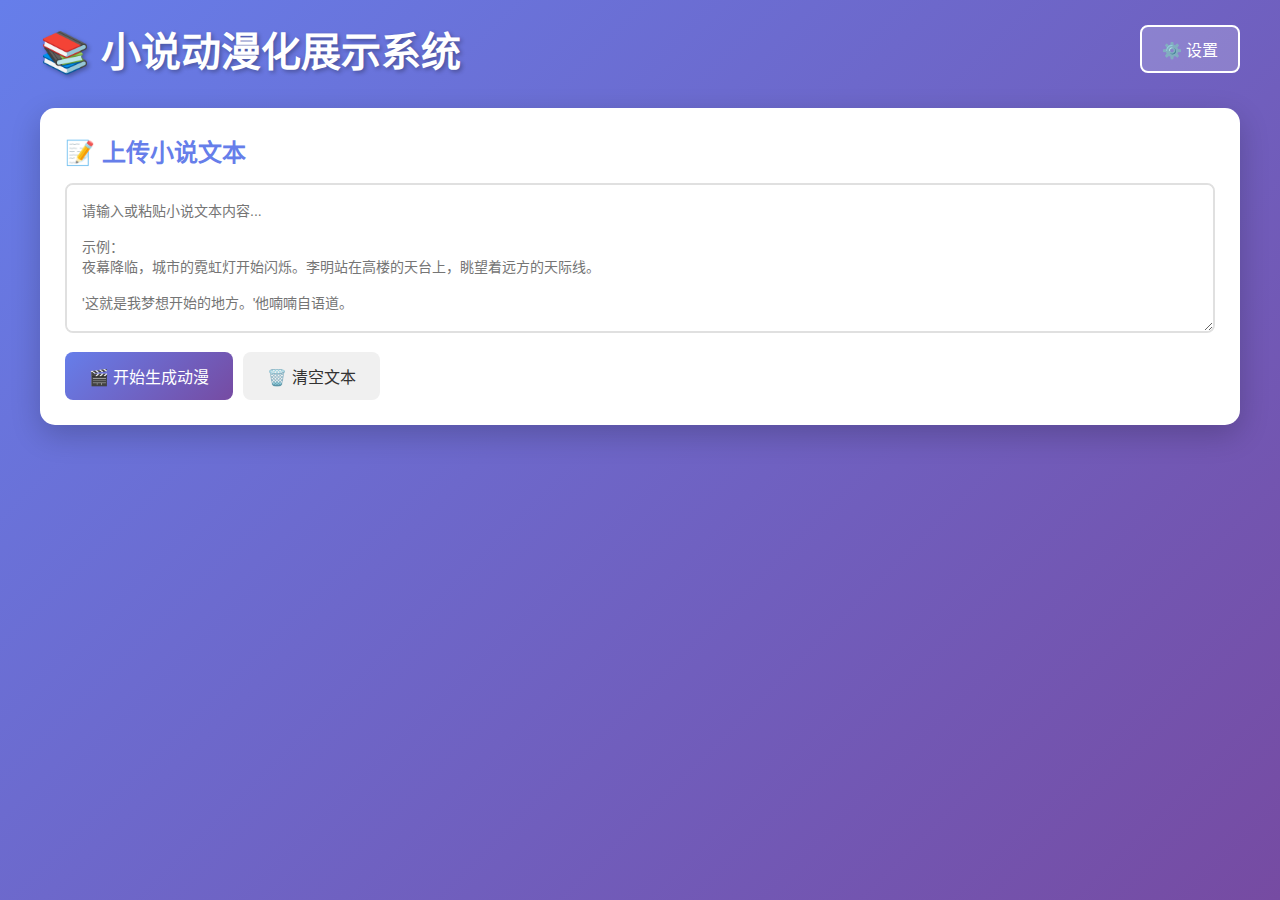
<file: novel-anime.html>
<!DOCTYPE html>
<html lang="zh-CN">
<head>
    <meta charset="UTF-8">
    <meta name="viewport" content="width=device-width, initial-scale=1.0">
    <title>小说动漫化展示系统</title>
    <style>
        * {
            margin: 0;
            padding: 0;
            box-sizing: border-box;
        }

        body {
            font-family: -apple-system, BlinkMacSystemFont, "Segoe UI", Roboto, "Helvetica Neue", Arial, sans-serif;
            background: linear-gradient(135deg, #667eea 0%, #764ba2 100%);
            min-height: 100vh;
            padding: 20px;
        }

        .container {
            max-width: 1200px;
            margin: 0 auto;
        }

        h1 {
            text-align: center;
            color: white;
            margin-bottom: 30px;
            font-size: 2.5em;
            text-shadow: 2px 2px 4px rgba(0,0,0,0.3);
        }

        .header-container {
            display: flex;
            justify-content: space-between;
            align-items: center;
            margin-bottom: 30px;
        }

        .settings-btn {
            background: rgba(255, 255, 255, 0.2);
            color: white;
            border: 2px solid white;
            padding: 10px 20px;
            border-radius: 8px;
            text-decoration: none;
            font-size: 16px;
            font-weight: 500;
            transition: all 0.3s;
            display: inline-flex;
            align-items: center;
            gap: 8px;
        }

        .settings-btn:hover {
            background: rgba(255, 255, 255, 0.3);
            transform: translateY(-2px);
            box-shadow: 0 5px 15px rgba(0,0,0,0.2);
        }

        .section {
            background: white;
            border-radius: 15px;
            padding: 25px;
            margin-bottom: 20px;
            box-shadow: 0 10px 30px rgba(0,0,0,0.2);
        }

        .section h2 {
            color: #667eea;
            margin-bottom: 15px;
            font-size: 1.5em;
        }

        textarea {
            width: 100%;
            min-height: 150px;
            padding: 15px;
            border: 2px solid #e0e0e0;
            border-radius: 8px;
            font-size: 14px;
            resize: vertical;
            font-family: inherit;
        }

        textarea:focus {
            outline: none;
            border-color: #667eea;
        }

        .button-group {
            display: flex;
            gap: 10px;
            margin-top: 15px;
            flex-wrap: wrap;
        }

        button {
            padding: 12px 24px;
            border: none;
            border-radius: 8px;
            font-size: 16px;
            cursor: pointer;
            transition: all 0.3s;
            font-weight: 500;
        }

        button:hover {
            transform: translateY(-2px);
            box-shadow: 0 5px 15px rgba(0,0,0,0.2);
        }

        .btn-primary {
            background: linear-gradient(135deg, #667eea 0%, #764ba2 100%);
            color: white;
        }

        .btn-secondary {
            background: #f0f0f0;
            color: #333;
        }

        .btn-danger {
            background: #e74c3c;
            color: white;
        }

        button:disabled {
            opacity: 0.5;
            cursor: not-allowed;
        }

        .progress-container {
            display: none;
            margin-top: 15px;
        }

        .progress-bar {
            width: 100%;
            height: 30px;
            background: #f0f0f0;
            border-radius: 15px;
            overflow: hidden;
            position: relative;
        }

        .progress-fill {
            height: 100%;
            background: linear-gradient(90deg, #667eea 0%, #764ba2 100%);
            transition: width 0.3s;
            display: flex;
            align-items: center;
            justify-content: center;
            color: white;
            font-weight: bold;
        }

        .progress-text {
            text-align: center;
            margin-top: 10px;
            color: #666;
        }

        .player-container {
            display: none;
        }

        .frame-display {
            background: #f9f9f9;
            border-radius: 12px;
            overflow: hidden;
            margin-bottom: 20px;
        }

        .frame-image {
            width: 100%;
            height: 400px;
            object-fit: cover;
            background: linear-gradient(135deg, #e0e0e0 0%, #f0f0f0 100%);
            display: flex;
            align-items: center;
            justify-content: center;
            color: #999;
            font-size: 18px;
        }

        .frame-image img {
            width: 100%;
            height: 100%;
            object-fit: cover;
        }

        .frame-text {
            padding: 20px;
            font-size: 16px;
            line-height: 1.8;
            color: #333;
            background: white;
        }

        .controls {
            display: flex;
            justify-content: center;
            align-items: center;
            gap: 15px;
            flex-wrap: wrap;
        }

        .frame-counter {
            font-size: 18px;
            color: #667eea;
            font-weight: bold;
        }

        .volume-control {
            display: flex;
            align-items: center;
            gap: 10px;
        }

        .volume-control input[type="range"] {
            width: 150px;
        }

        input[type="range"] {
            -webkit-appearance: none;
            appearance: none;
            height: 6px;
            border-radius: 3px;
            background: #e0e0e0;
            outline: none;
        }

        input[type="range"]::-webkit-slider-thumb {
            -webkit-appearance: none;
            appearance: none;
            width: 18px;
            height: 18px;
            border-radius: 50%;
            background: #667eea;
            cursor: pointer;
        }

        input[type="range"]::-moz-range-thumb {
            width: 18px;
            height: 18px;
            border-radius: 50%;
            background: #667eea;
            cursor: pointer;
            border: none;
        }

        .config-section {
            background: #fff9e6;
            border-left: 4px solid #ffc107;
            padding: 15px;
            margin-bottom: 15px;
            border-radius: 8px;
        }

        .config-section h3 {
            color: #f57c00;
            margin-bottom: 10px;
            font-size: 1.1em;
        }

        .config-section p {
            color: #666;
            line-height: 1.6;
            margin-bottom: 8px;
        }

        .config-section code {
            background: #f5f5f5;
            padding: 2px 6px;
            border-radius: 3px;
            font-family: 'Courier New', monospace;
            color: #d63384;
        }

        .frame-card {
            animation: fadeIn 0.5s ease-in;
        }

        @keyframes fadeIn {
            from {
                opacity: 0;
                transform: translateY(20px);
            }
            to {
                opacity: 1;
                transform: translateY(0);
            }
        }

        .loading-spinner {
            display: inline-block;
            width: 20px;
            height: 20px;
            border: 3px solid rgba(255,255,255,.3);
            border-radius: 50%;
            border-top-color: white;
            animation: spin 1s ease-in-out infinite;
        }

        @keyframes spin {
            to { transform: rotate(360deg); }
        }

        .api-input {
            width: 100%;
            padding: 10px;
            margin: 8px 0;
            border: 2px solid #e0e0e0;
            border-radius: 6px;
            font-size: 14px;
        }

        .api-input:focus {
            outline: none;
            border-color: #667eea;
        }

        @media (max-width: 768px) {
            .header-container {
                flex-direction: column;
                gap: 15px;
                text-align: center;
            }

            .settings-btn {
                width: 100%;
                justify-content: center;
            }
            h1 {
                font-size: 1.8em;
            }

            .section {
                padding: 15px;
            }

            .frame-image {
                height: 300px;
            }

            .controls {
                flex-direction: column;
            }
        }
    </style>
</head>
<body>
    <div class="container">
        <div class="header-container">
            <h1 style="margin-bottom: 0;">📚 小说动漫化展示系统</h1>
            <a href="settings.html" class="settings-btn">⚙️ 设置</a>
        </div>

        <div class="section">
            <h2>📝 上传小说文本</h2>
            <textarea id="novelText" placeholder="请输入或粘贴小说文本内容...&#x0a;&#x0a;示例：&#x0a;夜幕降临，城市的霓虹灯开始闪烁。李明站在高楼的天台上，眺望着远方的天际线。&#x0a;&#x0a;'这就是我梦想开始的地方。'他喃喃自语道。&#x0a;&#x0a;突然，一阵刺耳的警报声打破了宁静。李明转身，看到远处升起一股浓烟..."></textarea>
            <div class="button-group">
                <button class="btn-primary" onclick="startGeneration()">
                    🎬 开始生成动漫
                </button>
                <button class="btn-secondary" onclick="clearNovel()">
                    🗑️ 清空文本
                </button>
            </div>

            <div class="progress-container" id="progressContainer">
                <div class="progress-bar">
                    <div class="progress-fill" id="progressFill">0%</div>
                </div>
                <div class="progress-text" id="progressText">准备中...</div>
            </div>
        </div>

        <div class="section player-container" id="playerContainer">
            <h2>🎥 动漫播放区</h2>
            
            <div class="frame-display" id="frameDisplay">
                <div class="frame-image" id="frameImage">
                    <span>等待加载...</span>
                </div>
                <div class="frame-text" id="frameText">
                    暂无内容
                </div>
            </div>

            <div class="controls">
                <button class="btn-secondary" onclick="previousFrame()">⏮️ 上一帧</button>
                <button class="btn-primary" id="playBtn" onclick="togglePlay()">▶️ 播放</button>
                <button class="btn-secondary" onclick="nextFrame()">⏭️ 下一帧</button>
                <button class="btn-danger" onclick="stopPlayback()">⏹️ 停止</button>
                
                <div class="frame-counter" id="frameCounter">1 / 1</div>
                
                <div class="volume-control">
                    <span>🔊</span>
                    <input type="range" id="volumeSlider" min="0" max="100" value="80" onchange="updateVolume()">
                    <span id="volumeText">80%</span>
                </div>
            </div>
        </div>
    </div>

    <script>
        let frames = [];
        let currentFrameIndex = 0;
        let isPlaying = false;
        let playInterval = null;
        let currentAudio = null;
        let volume = 0.8;

        function clearNovel() {
            document.getElementById('novelText').value = '';
        }

        function loadApiSettings() {
            const settingsJson = localStorage.getItem('novelAnimeSettings');
            if (settingsJson) {
                try {
                    return JSON.parse(settingsJson);
                } catch (e) {
                    console.error('Failed to load settings:', e);
                    return {};
                }
            }
            return {};
        }

        async function startGeneration() {
            const novelText = document.getElementById('novelText').value.trim();
            
            if (!novelText) {
                alert('请先输入小说文本！');
                return;
            }

            const settings = loadApiSettings();
            const imageApiKey = settings.imageApiKey || '';
            const ttsApiKey = settings.ttsApiKey || '';

            const progressContainer = document.getElementById('progressContainer');
            const progressFill = document.getElementById('progressFill');
            const progressText = document.getElementById('progressText');
            
            progressContainer.style.display = 'block';
            progressFill.style.width = '0%';
            progressFill.textContent = '0%';

            const scenes = segmentNovel(novelText);
            frames = [];

            for (let i = 0; i < scenes.length; i++) {
                const progress = Math.round(((i + 1) / scenes.length) * 100);
                progressFill.style.width = progress + '%';
                progressFill.textContent = progress + '%';
                progressText.textContent = `正在生成第 ${i + 1} / ${scenes.length} 帧...`;

                const frame = await generateFrame(scenes[i], i, imageApiKey, ttsApiKey);
                frames.push(frame);

                await new Promise(resolve => setTimeout(resolve, 500));
            }

            progressText.textContent = '生成完成！';
            
            setTimeout(() => {
                progressContainer.style.display = 'none';
                document.getElementById('playerContainer').style.display = 'block';
                currentFrameIndex = 0;
                displayFrame(0);
            }, 1000);
        }

        function segmentNovel(text) {
            const paragraphs = text.split(/\n\n+/).filter(p => p.trim());
            
            const scenes = [];
            let currentScene = '';
            
            for (const para of paragraphs) {
                currentScene += para + '\n\n';
                
                if (currentScene.length > 100 || para.includes('。') || para.includes('！') || para.includes('？')) {
                    if (currentScene.trim()) {
                        scenes.push(currentScene.trim());
                        currentScene = '';
                    }
                }
            }
            
            if (currentScene.trim()) {
                scenes.push(currentScene.trim());
            }
            
            return scenes.length > 0 ? scenes : [text];
        }

        async function generateFrame(sceneText, index, imageApiKey, ttsApiKey) {
            const frame = {
                text: sceneText,
                image: null,
                audio: null
            };

            if (imageApiKey) {
                frame.image = await generateImage(sceneText, imageApiKey);
            } else {
                frame.image = generatePlaceholderImage(index);
            }

            if (ttsApiKey) {
                frame.audio = await generateTTS(sceneText, ttsApiKey);
            }

            return frame;
        }

        async function generateImage(prompt, apiKey) {
            return new Promise((resolve) => {
                setTimeout(() => {
                    resolve(null);
                }, 100);
            });
        }

        function generatePlaceholderImage(index) {
            const colors = ['#FF6B6B', '#4ECDC4', '#45B7D1', '#FFA07A', '#98D8C8', '#F7DC6F'];
            const color = colors[index % colors.length];
            
            const canvas = document.createElement('canvas');
            canvas.width = 800;
            canvas.height = 600;
            const ctx = canvas.getContext('2d');
            
            const gradient = ctx.createLinearGradient(0, 0, 800, 600);
            gradient.addColorStop(0, color);
            gradient.addColorStop(1, adjustColor(color, -30));
            ctx.fillStyle = gradient;
            ctx.fillRect(0, 0, 800, 600);
            
            ctx.fillStyle = 'white';
            ctx.font = 'bold 48px Arial';
            ctx.textAlign = 'center';
            ctx.textBaseline = 'middle';
            ctx.fillText(`场景 ${index + 1}`, 400, 250);
            
            ctx.font = '24px Arial';
            ctx.fillText('🎨 动漫风格插图', 400, 320);
            ctx.fillText('(配置 API Key 后自动生成)', 400, 360);
            
            return canvas.toDataURL();
        }

        function adjustColor(color, amount) {
            const num = parseInt(color.replace('#', ''), 16);
            const r = Math.max(0, Math.min(255, (num >> 16) + amount));
            const g = Math.max(0, Math.min(255, ((num >> 8) & 0x00FF) + amount));
            const b = Math.max(0, Math.min(255, (num & 0x0000FF) + amount));
            return '#' + ((r << 16) | (g << 8) | b).toString(16).padStart(6, '0');
        }

        async function generateTTS(text, apiKey) {
            return null;
        }

        function displayFrame(index) {
            if (index < 0 || index >= frames.length) return;

            currentFrameIndex = index;
            const frame = frames[index];

            const frameImage = document.getElementById('frameImage');
            const frameText = document.getElementById('frameText');
            const frameCounter = document.getElementById('frameCounter');

            if (frame.image) {
                frameImage.innerHTML = `<img src="${frame.image}" alt="场景 ${index + 1}">`;
            } else {
                frameImage.innerHTML = '<span>图片生成中...</span>';
            }

            frameText.textContent = frame.text;
            frameCounter.textContent = `${index + 1} / ${frames.length}`;

            if (frame.audio && isPlaying) {
                playAudio(frame.audio);
            }
        }

        function previousFrame() {
            if (currentFrameIndex > 0) {
                stopAudio();
                displayFrame(currentFrameIndex - 1);
            }
        }

        function nextFrame() {
            if (currentFrameIndex < frames.length - 1) {
                stopAudio();
                displayFrame(currentFrameIndex + 1);
            }
        }

        function togglePlay() {
            isPlaying = !isPlaying;
            const playBtn = document.getElementById('playBtn');

            if (isPlaying) {
                playBtn.textContent = '⏸️ 暂停';
                playBtn.classList.remove('btn-primary');
                playBtn.classList.add('btn-secondary');
                startAutoPlay();
            } else {
                playBtn.textContent = '▶️ 播放';
                playBtn.classList.remove('btn-secondary');
                playBtn.classList.add('btn-primary');
                stopAutoPlay();
            }
        }

        function startAutoPlay() {
            const frame = frames[currentFrameIndex];
            
            if (frame.audio) {
                playAudio(frame.audio);
            } else {
                const estimatedDuration = Math.max(3000, frame.text.length * 100);
                playInterval = setTimeout(() => {
                    if (currentFrameIndex < frames.length - 1) {
                        nextFrame();
                        if (isPlaying) {
                            startAutoPlay();
                        }
                    } else {
                        stopPlayback();
                    }
                }, estimatedDuration);
            }
        }

        function stopAutoPlay() {
            if (playInterval) {
                clearTimeout(playInterval);
                playInterval = null;
            }
            stopAudio();
        }

        function stopPlayback() {
            isPlaying = false;
            const playBtn = document.getElementById('playBtn');
            playBtn.textContent = '▶️ 播放';
            playBtn.classList.remove('btn-secondary');
            playBtn.classList.add('btn-primary');
            stopAutoPlay();
            currentFrameIndex = 0;
            displayFrame(0);
        }

        function playAudio(audioUrl) {
            stopAudio();
            currentAudio = new Audio(audioUrl);
            currentAudio.volume = volume;
            currentAudio.play();
            
            currentAudio.onended = () => {
                if (isPlaying && currentFrameIndex < frames.length - 1) {
                    nextFrame();
                    startAutoPlay();
                } else if (currentFrameIndex >= frames.length - 1) {
                    stopPlayback();
                }
            };
        }

        function stopAudio() {
            if (currentAudio) {
                currentAudio.pause();
                currentAudio = null;
            }
        }

        function updateVolume() {
            const slider = document.getElementById('volumeSlider');
            const volumeText = document.getElementById('volumeText');
            volume = slider.value / 100;
            volumeText.textContent = slider.value + '%';
            
            if (currentAudio) {
                currentAudio.volume = volume;
            }
        }
    </script>
</body>
</html>
</file>
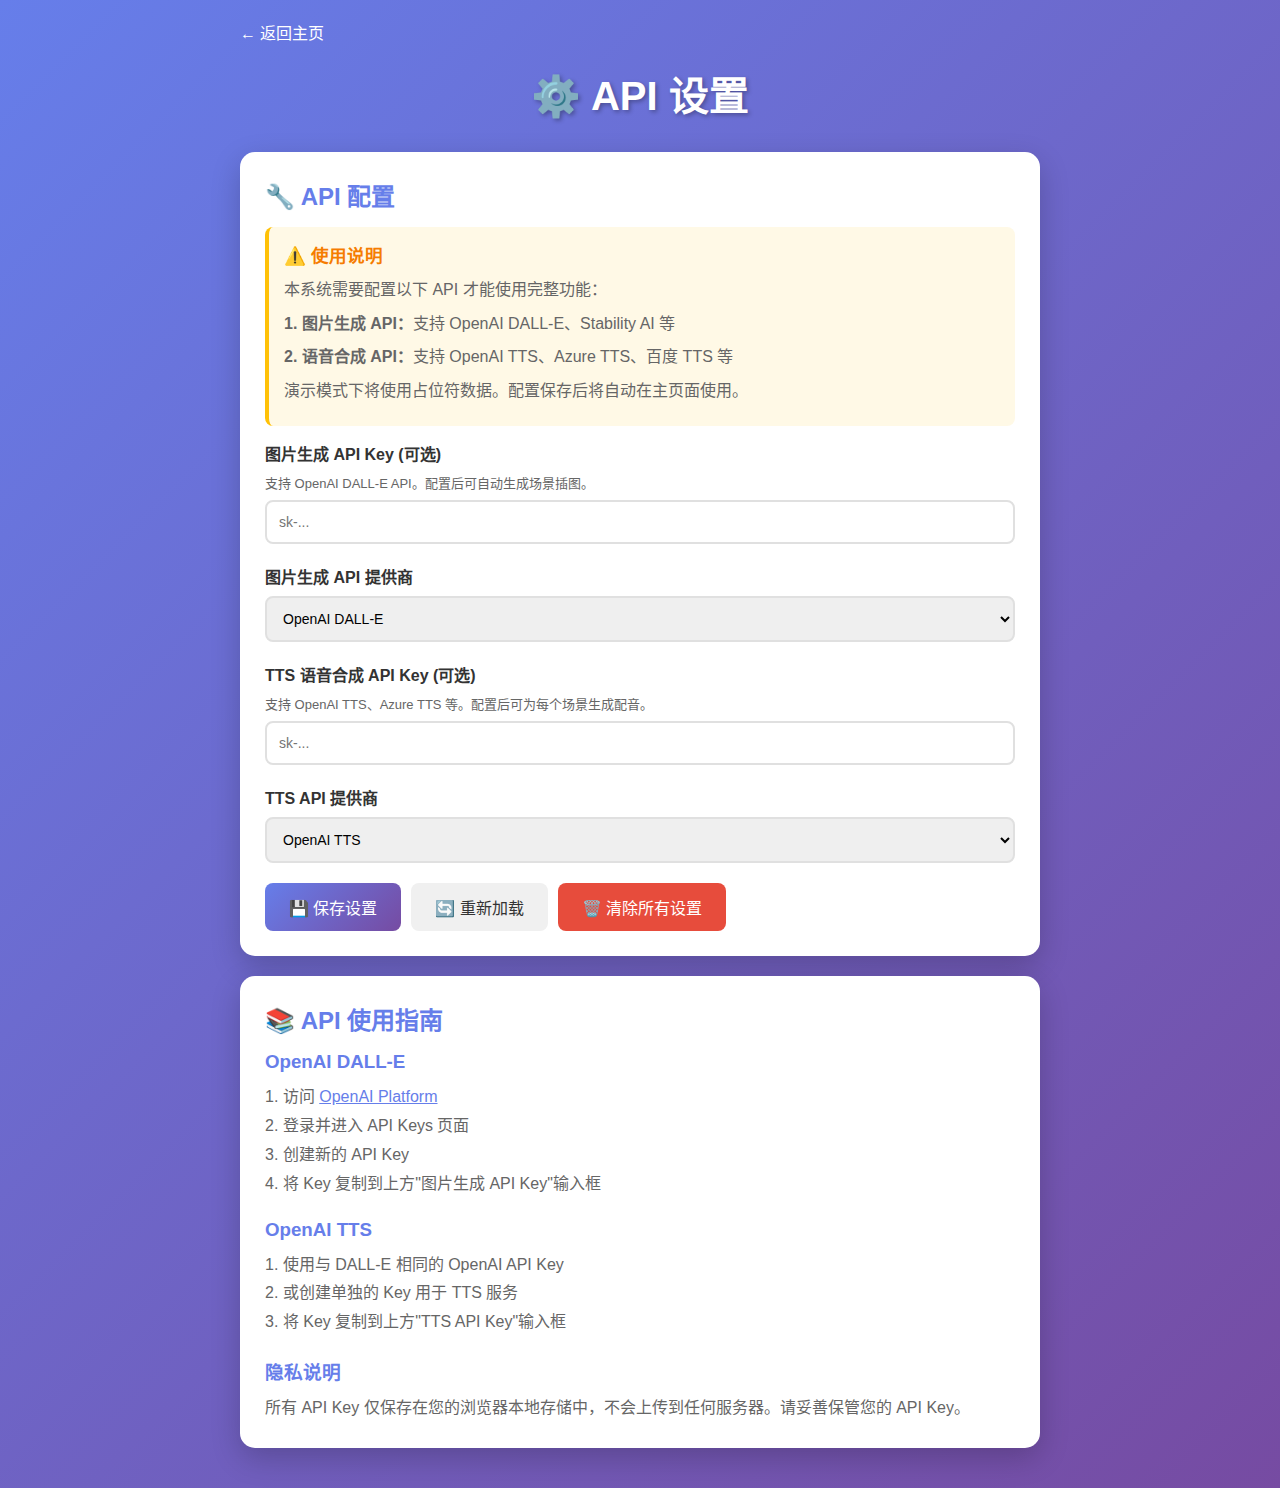
<file: settings.html>
<!DOCTYPE html>
<html lang="zh-CN">
<head>
    <meta charset="UTF-8">
    <meta name="viewport" content="width=device-width, initial-scale=1.0">
    <title>API 设置 - 小说动漫化展示系统</title>
    <style>
        * {
            margin: 0;
            padding: 0;
            box-sizing: border-box;
        }

        body {
            font-family: -apple-system, BlinkMacSystemFont, "Segoe UI", Roboto, "Helvetica Neue", Arial, sans-serif;
            background: linear-gradient(135deg, #667eea 0%, #764ba2 100%);
            min-height: 100vh;
            padding: 20px;
        }

        .container {
            max-width: 800px;
            margin: 0 auto;
        }

        h1 {
            text-align: center;
            color: white;
            margin-bottom: 30px;
            font-size: 2.5em;
            text-shadow: 2px 2px 4px rgba(0,0,0,0.3);
        }

        .section {
            background: white;
            border-radius: 15px;
            padding: 25px;
            margin-bottom: 20px;
            box-shadow: 0 10px 30px rgba(0,0,0,0.2);
        }

        .section h2 {
            color: #667eea;
            margin-bottom: 15px;
            font-size: 1.5em;
        }

        .config-section {
            background: #fff9e6;
            border-left: 4px solid #ffc107;
            padding: 15px;
            margin-bottom: 15px;
            border-radius: 8px;
        }

        .config-section h3 {
            color: #f57c00;
            margin-bottom: 10px;
            font-size: 1.1em;
        }

        .config-section p {
            color: #666;
            line-height: 1.6;
            margin-bottom: 8px;
        }

        .config-section code {
            background: #f5f5f5;
            padding: 2px 6px;
            border-radius: 3px;
            font-family: 'Courier New', monospace;
            color: #d63384;
        }

        .form-group {
            margin-bottom: 20px;
        }

        .form-group label {
            display: block;
            font-weight: 600;
            margin-bottom: 8px;
            color: #333;
        }

        .form-group .description {
            font-size: 13px;
            color: #666;
            margin-bottom: 8px;
        }

        .api-input {
            width: 100%;
            padding: 12px;
            border: 2px solid #e0e0e0;
            border-radius: 8px;
            font-size: 14px;
            transition: border-color 0.3s;
        }

        .api-input:focus {
            outline: none;
            border-color: #667eea;
        }

        .button-group {
            display: flex;
            gap: 10px;
            margin-top: 20px;
            flex-wrap: wrap;
        }

        button {
            padding: 12px 24px;
            border: none;
            border-radius: 8px;
            font-size: 16px;
            cursor: pointer;
            transition: all 0.3s;
            font-weight: 500;
        }

        button:hover {
            transform: translateY(-2px);
            box-shadow: 0 5px 15px rgba(0,0,0,0.2);
        }

        .btn-primary {
            background: linear-gradient(135deg, #667eea 0%, #764ba2 100%);
            color: white;
        }

        .btn-secondary {
            background: #f0f0f0;
            color: #333;
        }

        .btn-danger {
            background: #e74c3c;
            color: white;
        }

        .success-message {
            background: #d4edda;
            color: #155724;
            padding: 12px;
            border-radius: 8px;
            margin-top: 15px;
            display: none;
            border: 1px solid #c3e6cb;
        }

        .back-link {
            display: inline-block;
            color: white;
            text-decoration: none;
            margin-bottom: 20px;
            font-size: 16px;
            transition: opacity 0.3s;
        }

        .back-link:hover {
            opacity: 0.8;
        }

        @media (max-width: 768px) {
            h1 {
                font-size: 1.8em;
            }

            .section {
                padding: 15px;
            }

            .button-group {
                flex-direction: column;
            }

            button {
                width: 100%;
            }
        }
    </style>
</head>
<body>
    <div class="container">
        <a href="novel-anime.html" class="back-link">← 返回主页</a>
        
        <h1>⚙️ API 设置</h1>

        <div class="section">
            <h2>🔧 API 配置</h2>
            
            <div class="config-section">
                <h3>⚠️ 使用说明</h3>
                <p>本系统需要配置以下 API 才能使用完整功能：</p>
                <p><strong>1. 图片生成 API：</strong>支持 OpenAI DALL-E、Stability AI 等</p>
                <p><strong>2. 语音合成 API：</strong>支持 OpenAI TTS、Azure TTS、百度 TTS 等</p>
                <p>演示模式下将使用占位符数据。配置保存后将自动在主页面使用。</p>
            </div>

            <div class="form-group">
                <label for="imageApiKey">图片生成 API Key (可选)</label>
                <div class="description">
                    支持 OpenAI DALL-E API。配置后可自动生成场景插图。
                </div>
                <input type="text" class="api-input" id="imageApiKey" placeholder="sk-...">
            </div>

            <div class="form-group">
                <label for="imageApiProvider">图片生成 API 提供商</label>
                <select class="api-input" id="imageApiProvider">
                    <option value="openai">OpenAI DALL-E</option>
                    <option value="stability">Stability AI</option>
                    <option value="other">其他</option>
                </select>
            </div>

            <div class="form-group">
                <label for="ttsApiKey">TTS 语音合成 API Key (可选)</label>
                <div class="description">
                    支持 OpenAI TTS、Azure TTS 等。配置后可为每个场景生成配音。
                </div>
                <input type="text" class="api-input" id="ttsApiKey" placeholder="sk-...">
            </div>

            <div class="form-group">
                <label for="ttsApiProvider">TTS API 提供商</label>
                <select class="api-input" id="ttsApiProvider">
                    <option value="openai">OpenAI TTS</option>
                    <option value="azure">Azure TTS</option>
                    <option value="baidu">百度 TTS</option>
                    <option value="other">其他</option>
                </select>
            </div>

            <div class="button-group">
                <button class="btn-primary" onclick="saveSettings()">
                    💾 保存设置
                </button>
                <button class="btn-secondary" onclick="loadSettings()">
                    🔄 重新加载
                </button>
                <button class="btn-danger" onclick="clearSettings()">
                    🗑️ 清除所有设置
                </button>
            </div>

            <div class="success-message" id="successMessage">
                ✅ 设置已保存成功！
            </div>
        </div>

        <div class="section">
            <h2>📚 API 使用指南</h2>
            
            <h3 style="color: #667eea; margin-top: 15px; margin-bottom: 10px;">OpenAI DALL-E</h3>
            <p style="line-height: 1.8; color: #666;">
                1. 访问 <a href="https://platform.openai.com/" target="_blank" style="color: #667eea;">OpenAI Platform</a><br>
                2. 登录并进入 API Keys 页面<br>
                3. 创建新的 API Key<br>
                4. 将 Key 复制到上方"图片生成 API Key"输入框
            </p>

            <h3 style="color: #667eea; margin-top: 20px; margin-bottom: 10px;">OpenAI TTS</h3>
            <p style="line-height: 1.8; color: #666;">
                1. 使用与 DALL-E 相同的 OpenAI API Key<br>
                2. 或创建单独的 Key 用于 TTS 服务<br>
                3. 将 Key 复制到上方"TTS API Key"输入框
            </p>

            <h3 style="color: #667eea; margin-top: 20px; margin-bottom: 10px;">隐私说明</h3>
            <p style="line-height: 1.8; color: #666;">
                所有 API Key 仅保存在您的浏览器本地存储中，不会上传到任何服务器。请妥善保管您的 API Key。
            </p>
        </div>
    </div>

    <script>
        function saveSettings() {
            const settings = {
                imageApiKey: document.getElementById('imageApiKey').value.trim(),
                imageApiProvider: document.getElementById('imageApiProvider').value,
                ttsApiKey: document.getElementById('ttsApiKey').value.trim(),
                ttsApiProvider: document.getElementById('ttsApiProvider').value
            };

            localStorage.setItem('novelAnimeSettings', JSON.stringify(settings));

            const successMessage = document.getElementById('successMessage');
            successMessage.style.display = 'block';
            
            setTimeout(() => {
                successMessage.style.display = 'none';
            }, 3000);
        }

        function loadSettings() {
            const settingsJson = localStorage.getItem('novelAnimeSettings');
            
            if (settingsJson) {
                try {
                    const settings = JSON.parse(settingsJson);
                    document.getElementById('imageApiKey').value = settings.imageApiKey || '';
                    document.getElementById('imageApiProvider').value = settings.imageApiProvider || 'openai';
                    document.getElementById('ttsApiKey').value = settings.ttsApiKey || '';
                    document.getElementById('ttsApiProvider').value = settings.ttsApiProvider || 'openai';
                } catch (e) {
                    console.error('Failed to load settings:', e);
                }
            }
        }

        function clearSettings() {
            if (confirm('确定要清除所有 API 设置吗？')) {
                localStorage.removeItem('novelAnimeSettings');
                document.getElementById('imageApiKey').value = '';
                document.getElementById('imageApiProvider').value = 'openai';
                document.getElementById('ttsApiKey').value = '';
                document.getElementById('ttsApiProvider').value = 'openai';
                
                alert('所有设置已清除！');
            }
        }

        window.onload = function() {
            loadSettings();
        };
    </script>
</body>
</html>
</file>
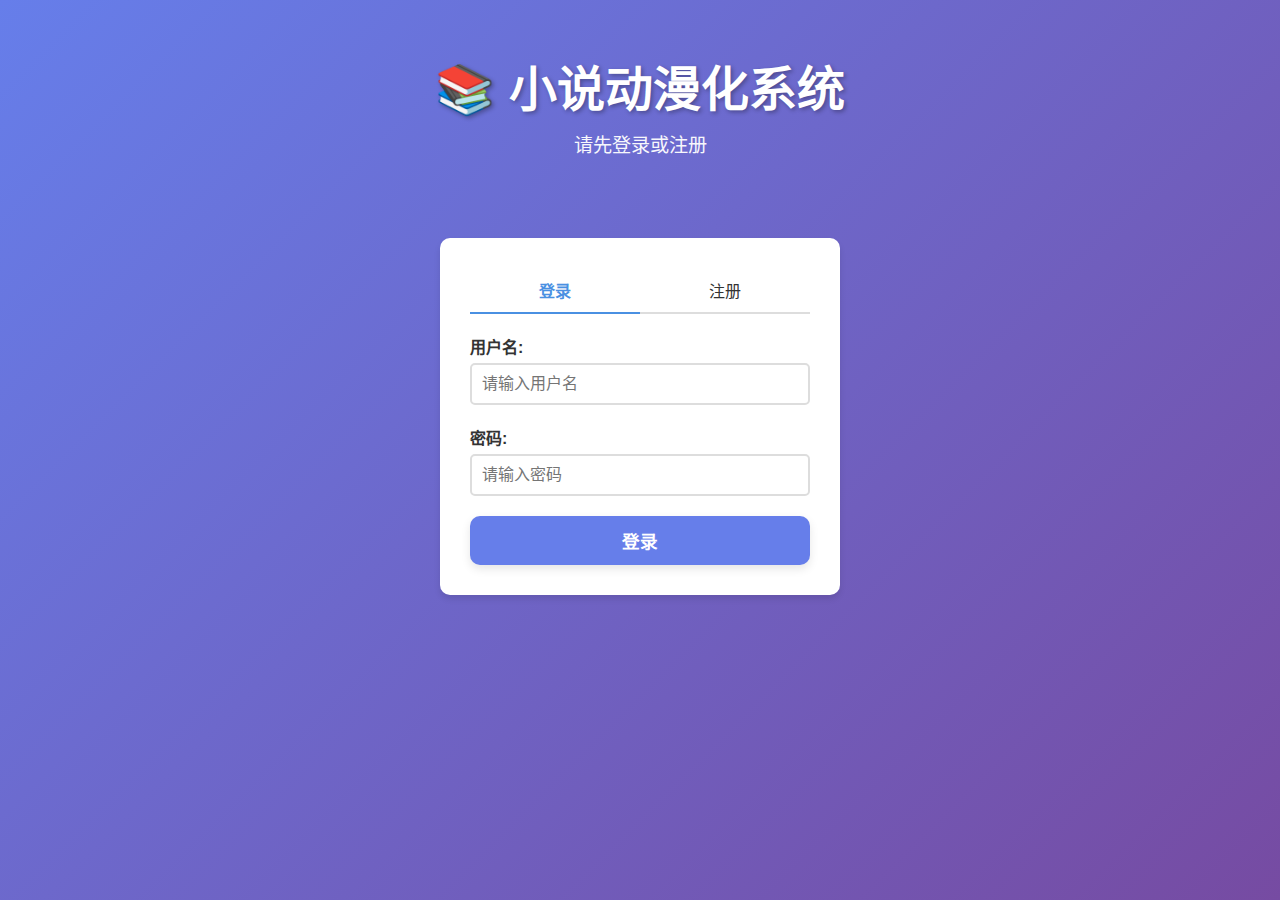
<file: templates/login.html>
<!DOCTYPE html>
<html lang="zh-CN">
<head>
    <meta charset="UTF-8">
    <meta name="viewport" content="width=device-width, initial-scale=1.0">
    <title>登录/注册 - 小说动漫化系统</title>
    <link rel="stylesheet" href="/static/css/style.css">
    <style>
        .auth-container {
            max-width: 400px;
            margin: 50px auto;
            padding: 30px;
            background: white;
            border-radius: 10px;
            box-shadow: 0 4px 6px rgba(0, 0, 0, 0.1);
        }
        .auth-tabs {
            display: flex;
            margin-bottom: 20px;
        }
        .auth-tab {
            flex: 1;
            padding: 10px;
            text-align: center;
            cursor: pointer;
            border-bottom: 2px solid #ddd;
        }
        .auth-tab.active {
            border-bottom-color: #4a90e2;
            color: #4a90e2;
            font-weight: bold;
        }
        .auth-form {
            display: none;
        }
        .auth-form.active {
            display: block;
        }
        .form-group {
            margin-bottom: 20px;
        }
        .form-group label {
            display: block;
            margin-bottom: 5px;
            font-weight: bold;
        }
        .form-group input {
            width: 100%;
            padding: 10px;
            border: 2px solid #ddd;
            border-radius: 5px;
            font-size: 1em;
        }
        .error-message {
            color: #e74c3c;
            margin-top: 10px;
            display: none;
        }
        .success-message {
            color: #27ae60;
            margin-top: 10px;
            display: none;
        }
    </style>
</head>
<body>
    <div class="container">
        <header>
            <h1>📚 小说动漫化系统</h1>
            <p class="subtitle">请先登录或注册</p>
        </header>

        <div class="auth-container">
            <div class="auth-tabs">
                <div class="auth-tab active" onclick="switchTab('login')">登录</div>
                <div class="auth-tab" onclick="switchTab('register')">注册</div>
            </div>

            <div id="login-form" class="auth-form active">
                <div class="form-group">
                    <label for="login-username">用户名:</label>
                    <input type="text" id="login-username" placeholder="请输入用户名">
                </div>
                <div class="form-group">
                    <label for="login-password">密码:</label>
                    <input type="password" id="login-password" placeholder="请输入密码">
                </div>
                <button class="btn btn-primary" onclick="handleLogin()" style="width: 100%;">登录</button>
                <div id="login-error" class="error-message"></div>
            </div>

            <div id="register-form" class="auth-form">
                <div class="form-group">
                    <label for="register-username">用户名:</label>
                    <input type="text" id="register-username" placeholder="至少3个字符">
                </div>
                <div class="form-group">
                    <label for="register-password">密码:</label>
                    <input type="password" id="register-password" placeholder="至少6个字符">
                </div>
                <div class="form-group">
                    <label for="register-password-confirm">确认密码:</label>
                    <input type="password" id="register-password-confirm" placeholder="再次输入密码">
                </div>
                <button class="btn btn-success" onclick="handleRegister()" style="width: 100%;">注册</button>
                <div id="register-error" class="error-message"></div>
                <div id="register-success" class="success-message"></div>
            </div>
        </div>
    </div>

    <script>
        function switchTab(tab) {
            document.querySelectorAll('.auth-tab').forEach(t => t.classList.remove('active'));
            document.querySelectorAll('.auth-form').forEach(f => f.classList.remove('active'));
            
            if (tab === 'login') {
                document.querySelectorAll('.auth-tab')[0].classList.add('active');
                document.getElementById('login-form').classList.add('active');
            } else {
                document.querySelectorAll('.auth-tab')[1].classList.add('active');
                document.getElementById('register-form').classList.add('active');
            }
        }

        async function handleLogin() {
            const username = document.getElementById('login-username').value;
            const password = document.getElementById('login-password').value;
            const errorDiv = document.getElementById('login-error');

            if (!username || !password) {
                errorDiv.textContent = '请输入用户名和密码';
                errorDiv.style.display = 'block';
                return;
            }

            try {
                const response = await fetch('/api/login', {
                    method: 'POST',
                    headers: {
                        'Content-Type': 'application/json',
                    },
                    credentials: 'include',
                    body: JSON.stringify({ username, password })
                });

                const data = await response.json();

                if (response.ok) {
                    window.location.href = '/';
                } else {
                    errorDiv.textContent = data.error || '登录失败';
                    errorDiv.style.display = 'block';
                }
            } catch (error) {
                errorDiv.textContent = '网络错误，请稍后重试';
                errorDiv.style.display = 'block';
            }
        }

        async function handleRegister() {
            const username = document.getElementById('register-username').value;
            const password = document.getElementById('register-password').value;
            const passwordConfirm = document.getElementById('register-password-confirm').value;
            const errorDiv = document.getElementById('register-error');
            const successDiv = document.getElementById('register-success');

            errorDiv.style.display = 'none';
            successDiv.style.display = 'none';

            if (!username || !password || !passwordConfirm) {
                errorDiv.textContent = '请填写所有字段';
                errorDiv.style.display = 'block';
                return;
            }

            if (password !== passwordConfirm) {
                errorDiv.textContent = '两次输入的密码不一致';
                errorDiv.style.display = 'block';
                return;
            }

            try {
                const response = await fetch('/api/register', {
                    method: 'POST',
                    headers: {
                        'Content-Type': 'application/json',
                    },
                    body: JSON.stringify({ username, password })
                });

                const data = await response.json();

                if (response.ok) {
                    successDiv.textContent = '注册成功！请登录';
                    successDiv.style.display = 'block';
                    document.getElementById('register-username').value = '';
                    document.getElementById('register-password').value = '';
                    document.getElementById('register-password-confirm').value = '';
                    setTimeout(() => {
                        switchTab('login');
                        document.getElementById('login-username').value = username;
                    }, 1500);
                } else {
                    errorDiv.textContent = data.error || '注册失败';
                    errorDiv.style.display = 'block';
                }
            } catch (error) {
                errorDiv.textContent = '网络错误，请稍后重试';
                errorDiv.style.display = 'block';
            }
        }

        document.getElementById('login-password').addEventListener('keypress', function(e) {
            if (e.key === 'Enter') {
                handleLogin();
            }
        });

        document.getElementById('register-password-confirm').addEventListener('keypress', function(e) {
            if (e.key === 'Enter') {
                handleRegister();
            }
        });
    </script>
</body>
</html>
</file>
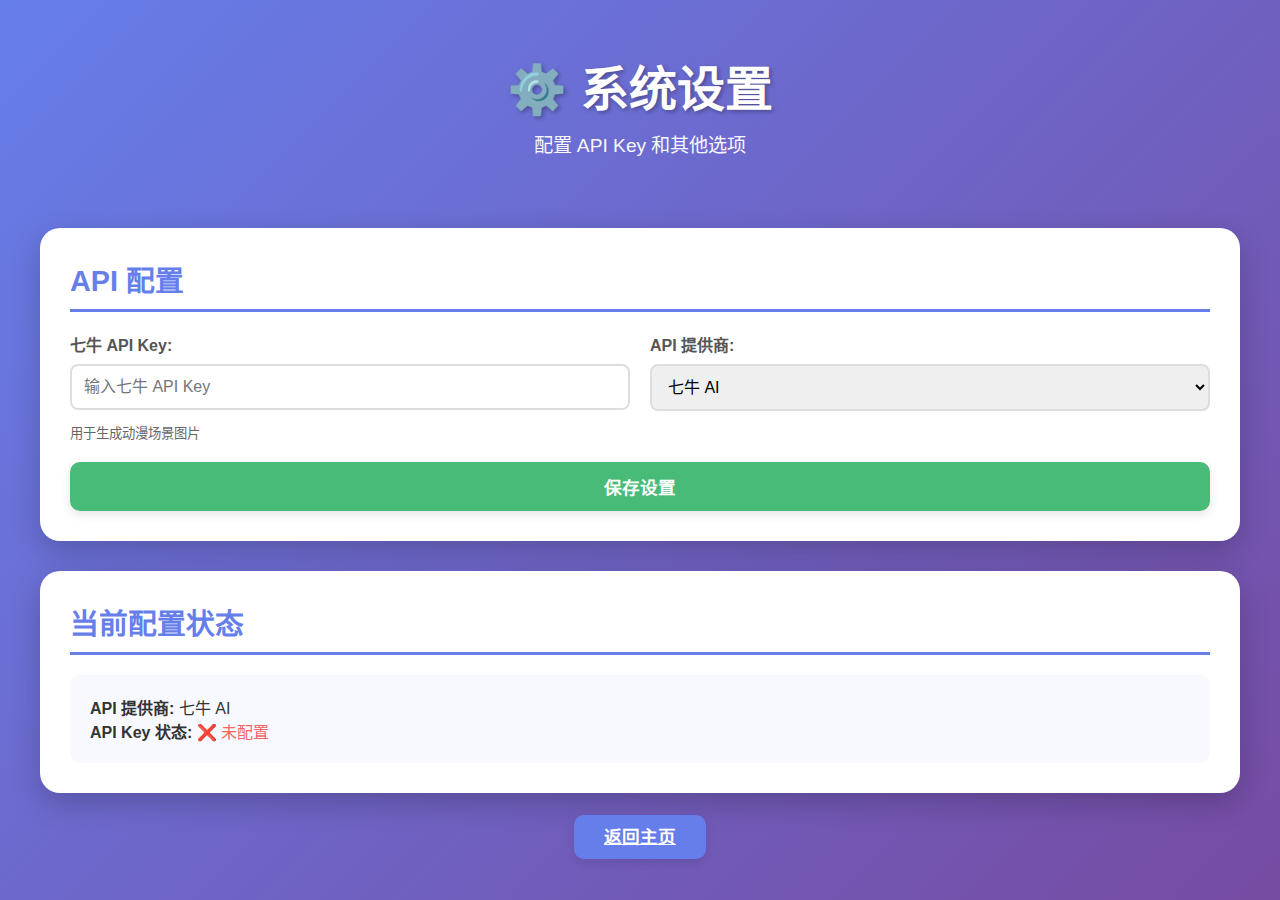
<file: templates/settings.html>
<!DOCTYPE html>
<html lang="zh-CN">
<head>
    <meta charset="UTF-8">
    <meta name="viewport" content="width=device-width, initial-scale=1.0">
    <title>设置 - 小说动漫化系统</title>
    <link rel="stylesheet" href="/static/css/style.css">
</head>
<body>
    <div class="container">
        <header>
            <h1>⚙️ 系统设置</h1>
            <p class="subtitle">配置 API Key 和其他选项</p>
        </header>

        <section class="section">
            <h2>API 配置</h2>
            <div class="settings">
                <div class="setting-item">
                    <label for="api-key">七牛 API Key:</label>
                    <input type="password" id="api-key" placeholder="输入七牛 API Key">
                    <small style="color: #666; margin-top: 5px;">用于生成动漫场景图片</small>
                </div>
                <div class="setting-item">
                    <label for="api-provider">API 提供商:</label>
                    <select id="api-provider" style="padding: 12px; border: 2px solid #ddd; border-radius: 8px; font-size: 1em;">
                        <option value="qiniu">七牛 AI</option>
                        <option value="openai">OpenAI</option>
                    </select>
                </div>
            </div>
            <button id="save-settings-btn" class="btn btn-success">保存设置</button>
        </section>

        <section class="section">
            <h2>当前配置状态</h2>
            <div id="config-status" style="padding: 20px; background: #f8f9ff; border-radius: 10px;">
                <p><strong>API 提供商:</strong> <span id="current-provider">-</span></p>
                <p><strong>API Key 状态:</strong> <span id="key-status">未配置</span></p>
            </div>
        </section>

        <div style="text-align: center; margin-top: 30px;">
            <a href="/" class="btn btn-primary">返回主页</a>
        </div>
    </div>

    <script src="/static/js/settings.js"></script>
</body>
</html>
</file>
<file: static/css/style.css>
* {
    margin: 0;
    padding: 0;
    box-sizing: border-box;
}

body {
    font-family: -apple-system, BlinkMacSystemFont, 'Segoe UI', 'PingFang SC', 'Hiragino Sans GB', 
                 'Microsoft YaHei', 'Helvetica Neue', Helvetica, Arial, sans-serif;
    background: linear-gradient(135deg, #667eea 0%, #764ba2 100%);
    min-height: 100vh;
    padding: 20px;
    color: #333;
}

.container {
    max-width: 1200px;
    margin: 0 auto;
}

header {
    text-align: center;
    color: white;
    margin-bottom: 40px;
    padding: 30px 20px;
}

header h1 {
    font-size: 3em;
    margin-bottom: 10px;
    text-shadow: 2px 2px 4px rgba(0, 0, 0, 0.3);
}

.subtitle {
    font-size: 1.2em;
    opacity: 0.95;
}

.section {
    background: white;
    border-radius: 20px;
    padding: 30px;
    margin-bottom: 30px;
    box-shadow: 0 10px 30px rgba(0, 0, 0, 0.2);
    transition: all 0.3s ease;
}

.section:hover {
    box-shadow: 0 15px 40px rgba(0, 0, 0, 0.25);
}

.section h2 {
    color: #667eea;
    margin-bottom: 20px;
    font-size: 1.8em;
    border-bottom: 3px solid #667eea;
    padding-bottom: 10px;
}

.hidden {
    display: none;
}

.upload-area {
    text-align: center;
    padding: 30px;
    border: 3px dashed #667eea;
    border-radius: 15px;
    margin-bottom: 20px;
    transition: all 0.3s ease;
}

.upload-area:hover {
    border-color: #764ba2;
    background: #f8f9ff;
}

.file-info {
    margin-top: 15px;
    font-size: 1.1em;
    color: #555;
}

.settings {
    display: grid;
    grid-template-columns: 1fr 1fr;
    gap: 20px;
    margin: 20px 0;
}

.setting-item {
    display: flex;
    flex-direction: column;
    gap: 8px;
}

.setting-item label {
    font-weight: 600;
    color: #555;
}

.setting-item input {
    padding: 12px;
    border: 2px solid #ddd;
    border-radius: 8px;
    font-size: 1em;
    transition: border-color 0.3s ease;
}

.setting-item input:focus {
    outline: none;
    border-color: #667eea;
}

.btn {
    padding: 12px 30px;
    font-size: 1.1em;
    font-weight: 600;
    border: none;
    border-radius: 10px;
    cursor: pointer;
    transition: all 0.3s ease;
    box-shadow: 0 4px 10px rgba(0, 0, 0, 0.1);
}

.btn:hover:not(:disabled) {
    transform: translateY(-2px);
    box-shadow: 0 6px 15px rgba(0, 0, 0, 0.15);
}

.btn:disabled {
    opacity: 0.5;
    cursor: not-allowed;
}

.btn-primary {
    background: #667eea;
    color: white;
}

.btn-success {
    background: #48bb78;
    color: white;
    display: block;
    width: 100%;
    margin-top: 20px;
}

.btn-control {
    background: #667eea;
    color: white;
    padding: 10px 20px;
    font-size: 1em;
}

.progress-container {
    padding: 20px 0;
}

.progress-bar {
    width: 100%;
    height: 30px;
    background: #e2e8f0;
    border-radius: 15px;
    overflow: hidden;
    margin-bottom: 15px;
}

.progress-fill {
    height: 100%;
    background: linear-gradient(90deg, #667eea 0%, #764ba2 100%);
    width: 0%;
    transition: width 0.5s ease;
    display: flex;
    align-items: center;
    justify-content: center;
    color: white;
    font-weight: bold;
}

.progress-text {
    text-align: center;
    font-size: 1.1em;
    color: #555;
}

.controls {
    display: flex;
    justify-content: center;
    gap: 15px;
    margin-bottom: 20px;
    flex-wrap: wrap;
}

.volume-control {
    display: flex;
    align-items: center;
    justify-content: center;
    gap: 15px;
    margin-bottom: 30px;
    padding: 15px;
    background: #f8f9ff;
    border-radius: 10px;
}

.volume-control label {
    font-weight: 600;
    color: #555;
}

#volume-slider {
    width: 200px;
    height: 8px;
    border-radius: 5px;
    outline: none;
    -webkit-appearance: none;
    background: #e2e8f0;
}

#volume-slider::-webkit-slider-thumb {
    -webkit-appearance: none;
    appearance: none;
    width: 20px;
    height: 20px;
    border-radius: 50%;
    background: #667eea;
    cursor: pointer;
}

#volume-slider::-moz-range-thumb {
    width: 20px;
    height: 20px;
    border-radius: 50%;
    background: #667eea;
    cursor: pointer;
}

#volume-value {
    font-weight: 600;
    color: #667eea;
    min-width: 45px;
}

.scene-container {
    display: flex;
    justify-content: center;
    align-items: center;
    min-height: 500px;
}

.scene-card {
    width: 100%;
    max-width: 800px;
    background: white;
    border-radius: 20px;
    overflow: hidden;
    box-shadow: 0 10px 30px rgba(0, 0, 0, 0.15);
    animation: fadeIn 0.5s ease;
}

@keyframes fadeIn {
    from {
        opacity: 0;
        transform: translateY(20px);
    }
    to {
        opacity: 1;
        transform: translateY(0);
    }
}

.scene-image-wrapper {
    width: 100%;
    position: relative;
    overflow: hidden;
    background: #f0f0f0;
}

.scene-image-wrapper img {
    width: 100%;
    height: auto;
    display: block;
    transition: transform 0.5s ease;
}

.scene-card:hover .scene-image-wrapper img {
    transform: scale(1.02);
}

.scene-text-wrapper {
    padding: 30px;
    background: linear-gradient(to bottom, #ffffff 0%, #f8f9ff 100%);
}

.scene-text-label {
    font-size: 1.1em;
    color: #667eea;
    margin-bottom: 15px;
    font-weight: 600;
    border-bottom: 2px solid #e2e8f0;
    padding-bottom: 8px;
}

.scene-text {
    font-size: 1.2em;
    line-height: 1.8;
    color: #333;
    text-align: justify;
    min-height: 60px;
}

.scene-info {
    display: flex;
    justify-content: space-between;
    align-items: center;
    padding: 15px 30px;
    background: #667eea;
    color: white;
    font-size: 0.95em;
}

.scene-info span {
    font-weight: 600;
}

@media (max-width: 768px) {
    header h1 {
        font-size: 2em;
    }

    .settings {
        grid-template-columns: 1fr;
    }

    .controls {
        flex-direction: column;
    }

    .btn-control {
        width: 100%;
    }

    .volume-control {
        flex-direction: column;
    }

    #volume-slider {
        width: 100%;
    }
}
</file>
